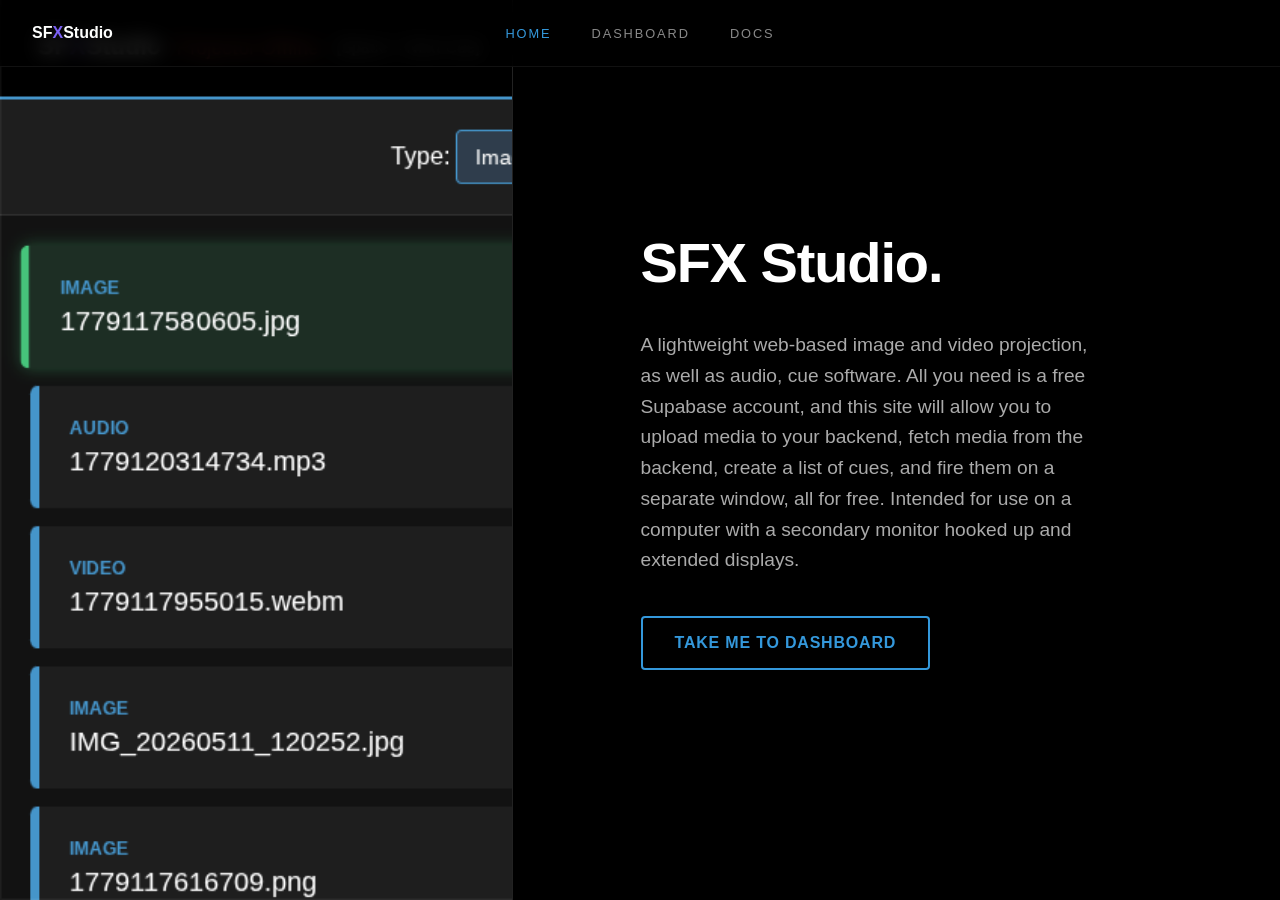
<file: index.html>
<!DOCTYPE html>
<html lang="en">
<head>
    <meta charset="UTF-8">
    <meta name="viewport" content="width=device-width, initial-scale=1.0">
    <link rel="icon" type="image/png" href="img/Favicon.png">
    <title>Home — SFXStudio</title>
    <style>
        /* Base Styles */
        body, html {
            margin: 0;
            padding: 0;
            background-color: #000000;
            color: #ffffff;
            font-family: -apple-system, BlinkMacSystemFont, "Segoe UI", Roboto, Helvetica, Arial, sans-serif;
            height: 100%;
            overflow-x: hidden;
        }

        /* Navigation Bar */
        nav {
            position: fixed;
            top: 0;
            width: 100%;
            padding: 1.5rem 2rem;
            display: flex;
            align-items: center;
            background: rgba(0, 0, 0, 0.8);
            backdrop-filter: blur(10px);
            z-index: 100;
            border-bottom: 1px solid #111;
            box-sizing: border-box;
        }

        /* Push the navigation links to the center while leaving brand on the left */
        nav .nav-links {
            display: flex;
            gap: 2.5rem;
            position: absolute;
            left: 50%;
            transform: translateX(-50%);
        }

        nav a {
            color: #888;
            text-decoration: none;
            font-size: 0.8rem;
            text-transform: uppercase;
            letter-spacing: 0.15em;
            transition: color 0.3s ease;
        }

        nav a:hover, nav a.active {
            color: #3498db;
        }

        /* Main Split Layout */
        main {
            display: flex;
            height: 100vh;
            align-items: center;
        }

        /* Left Half: Image */
        .hero-image {
            flex: 1;
            height: 100%;
            background-image: url('img/preview.png');
            background-size: cover;
            background-position: left center;
            border-right: 1px solid #222;
            filter: grayscale(20%);
        }
        
        .hero-content {
            flex: 1;
            padding: 0 10%;
            display: flex;
            flex-direction: column;
            justify-content: center;
        }

        .hero-content h1 {
            font-size: 3.5rem;
            margin: 0 0 1rem 0;
            font-weight: 800;
            letter-spacing: -0.02em;
        }

        .hero-content p {
            color: #aaa;
            font-size: 1.2rem;
            line-height: 1.6;
            margin-bottom: 2.5rem;
            max-width: 450px;
        }
        
        .cta-button {
            display: inline-block;
            width: max-content;
            padding: 1rem 2rem;
            background-color: transparent;
            color: #3498db;
            border: 2px solid #3498db;
            text-decoration: none;
            font-weight: 600;
            letter-spacing: 0.05em;
            transition: all 0.3s ease;
            border-radius: 4px;
        }

        .cta-button:hover {
            background-color: #3498db;
            color: #ffffff;
            box-shadow: 0 0 20px rgba(52, 152, 219, 0.4);
        }

        /* Mobile Responsiveness */
        @media (max-width: 900px) {
            main {
                flex-direction: column;
                height: auto;
                padding-top: 80px;
            }
            .hero-image {
                width: 100%;
                height: 45vh;
                border-right: none;
                border-bottom: 1px solid #222;
            }
            .hero-content {
                padding: 4rem 2rem;
                text-align: center;
                align-items: center;
            }
            .hero-content h1 { 
                font-size: 2.5rem; 
            }
        }
    </style>
</head>
<body>

    <nav>
        <div class="brand" style="display: flex; align-items: center; gap: 0;">
            <strong style="display: inline !important; color: #fefffe; margin: 0; padding: 0;">SF</strong>
            <strong style="display: inline !important; color: #7c61f6; margin: 0; padding: 0;">X</strong>
            <strong style="display: inline !important; color: #fefffe; margin: 0; padding: 0;">Studio</strong>
        </div>
        
        <div class="nav-links">
            <a href="/sfxstudio/" class="active">home</a>
            <a href="/sfxstudio/dashboard">dashboard</a>
            <a href="/sfxstudio/docs">docs</a>
        </div>
    </nav>

    <main>
        <div class="hero-image"></div>

        <div class="hero-content">
            <h1>SFX Studio.</h1>
            <p>A lightweight web-based image and video projection, as well as audio, cue software. All you need is a free Supabase account, and this site will allow you to upload media to your backend, fetch media from the backend, create a list of cues, and fire them on a separate window, all for free. Intended for use on a computer with a secondary monitor hooked up and extended displays.</p>
            <a href="/sfxstudio/dashboard" class="cta-button">TAKE ME TO DASHBOARD</a>
        </div>
    </main>

</body>
</html>
</file>
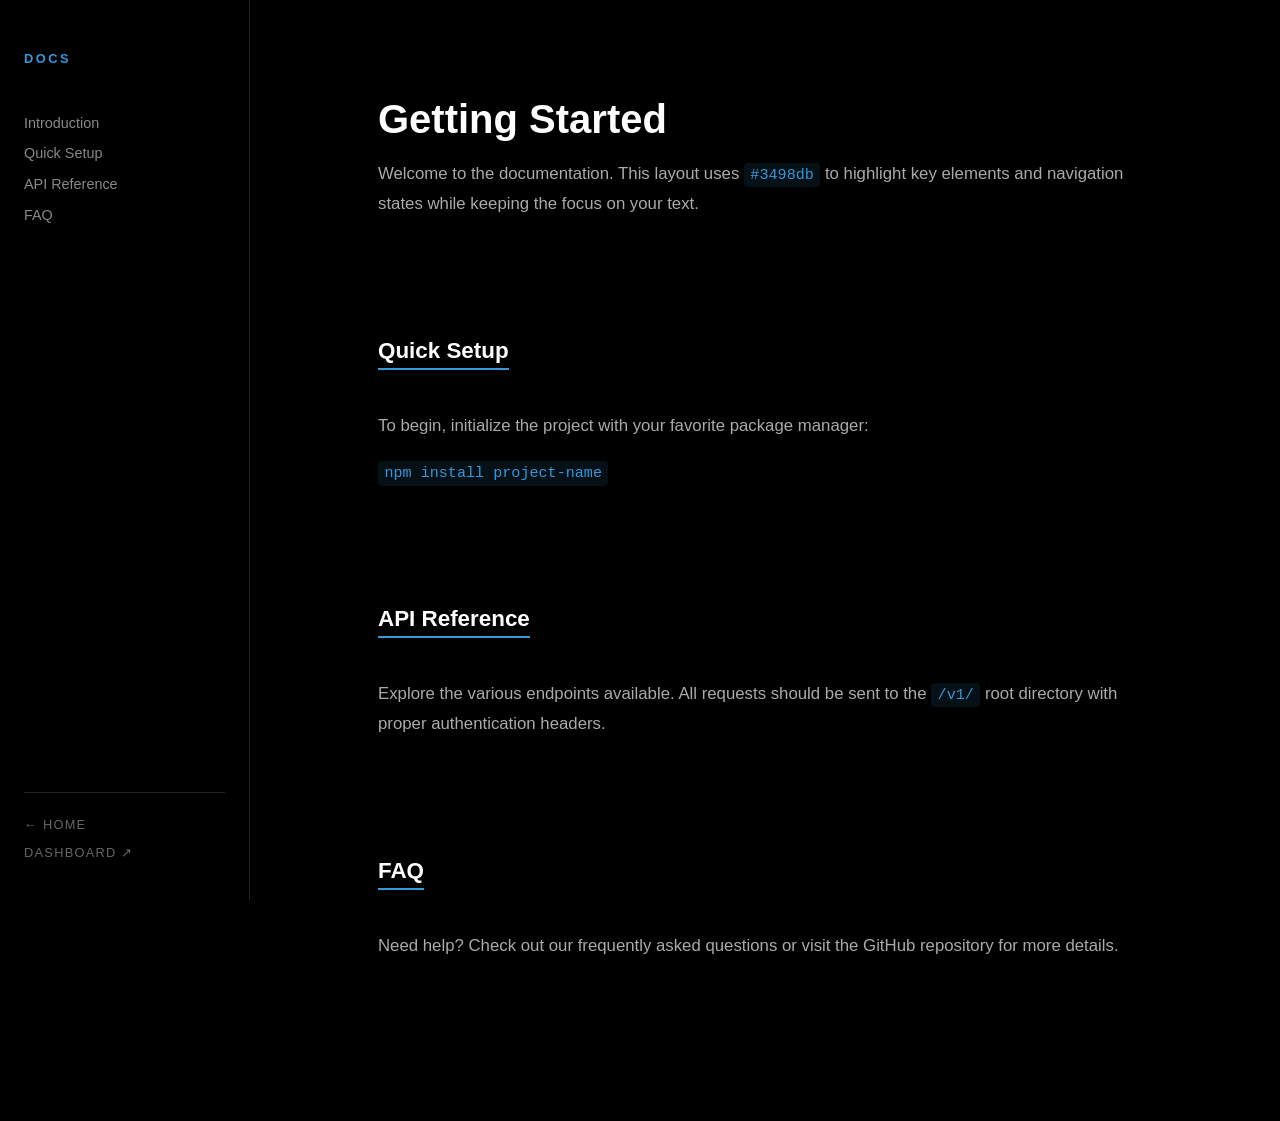
<file: docs.html>
<!DOCTYPE html>
<html lang="en">
<head>
    <meta charset="UTF-8">
    <meta name="viewport" content="width=device-width, initial-scale=1.0">
    <title>Docs — SFXStudio</title>
    <link rel="icon" type="image/png" href="img/Favicon.png">
    <style>
        html {
            scroll-behavior: smooth;
        }

        body {
            background-color: #000000;
            color: #ffffff;
            margin: 0;
            display: flex;
            font-family: -apple-system, BlinkMacSystemFont, "Segoe UI", Roboto, Helvetica, Arial, sans-serif;
        }

        /* Sidebar */
        .sidebar {
            width: 250px;
            height: 100vh;
            position: fixed;
            top: 0;
            left: 0;
            border-right: 1px solid #222;
            padding: 2.5rem 1.5rem;
            box-sizing: border-box;
        }

        .sidebar h2 {
            font-size: 0.8rem;
            letter-spacing: 0.2em;
            margin-bottom: 2rem;
            text-transform: uppercase;
            /* Blue Accent on Sidebar Title */
            color: #3498db; 
        }

        .sidebar ul {
            list-style: none;
            padding: 0;
        }

        .sidebar li {
            margin-bottom: 0.8rem;
        }

        .sidebar a {
            color: #888;
            text-decoration: none;
            font-size: 0.9rem;
            transition: all 0.2s ease;
        }

        /* Blue Accent on Hover */
        .sidebar a:hover {
            color: #3498db;
            padding-left: 5px;
        }

        /* Content Area */
        .content {
            margin-left: 250px;
            padding: 4rem 10%;
            max-width: 900px;
        }

        section {
            margin-bottom: 6rem;
            scroll-margin-top: 4rem;
        }

        h1 {
            font-size: 2.5rem;
            margin-bottom: 1rem;
            font-weight: 800;
        }

        h3 {
            font-size: 1.4rem;
            margin-bottom: 1.5rem;
            /* Subtle blue bottom border for sections */
            border-bottom: 2px solid #3498db;
            display: inline-block;
            padding-bottom: 4px;
        }

        p {
            color: #aaa;
            line-height: 1.8;
            font-size: 1.05rem;
        }

        /* Blue Accent for Code Blocks */
        code {
            background-color: rgba(52, 152, 219, 0.1);
            color: #3498db;
            padding: 0.2rem 0.4rem;
            border-radius: 4px;
            font-family: 'SFMono-Regular', Consolas, 'Liberation Mono', Menlo, monospace;
            font-size: 0.9em;
        }

        /* Mobile View */
        @media (max-width: 768px) {
            body { flex-direction: column; }
            .sidebar { 
                width: 100%; 
                height: auto; 
                position: relative; 
                border-right: none; 
                border-bottom: 1px solid #222;
            }
            .content { margin-left: 0; padding: 2rem; }
        }
    </style>
</head>
<body>

    <nav class="sidebar">
        <h2>Docs</h2>
        <ul>
            <li><a href="#intro">Introduction</a></li>
            <li><a href="#setup">Quick Setup</a></li>
            <li><a href="#api">API Reference</a></li>
            <li><a href="#faq">FAQ</a></li>
        </ul>
        <!-- Add this section inside your <nav class="sidebar"> tag, below the <ul> -->

        <div class="sidebar-footer">
            <a href="/">← home</a>
            <a href="/dashboard">dashboard ↗</a>
        </div>

        <!-- Update your <style> section with these rules -->

        <style>
            /* ... existing styles ... */

            .sidebar {
                display: flex;
                flex-direction: column; /* Allows the footer to be pushed to the bottom */
            }

            .sidebar ul {
                flex-grow: 1; /* Pushes the footer down */
            }

            .sidebar-footer {
                border-top: 1px solid #222;
                padding-top: 1.5rem;
                margin-top: 2rem;
                display: flex;
                flex-direction: column;
                gap: 0.8rem;
            }

            .sidebar-footer a {
                font-size: 0.8rem !important;
                text-transform: uppercase;
                letter-spacing: 0.1em;
                color: #666 !important;
                transition: color 0.2s ease;
            }

            .sidebar-footer a:hover {
                color: #3498db !important;
                padding-left: 0; /* Keeps global links stationary */
            }

            @media (max-width: 768px) {
                .sidebar-footer {
                    flex-direction: row;
                    justify-content: space-around;
                    padding-bottom: 1.5rem;
                }
            }
        </style>        
    </nav>

    <main class="content">
        <section id="intro">
            <h1>Getting Started</h1>
            <p>Welcome to the documentation. This layout uses <code>#3498db</code> to highlight key elements and navigation states while keeping the focus on your text.</p>
        </section>

        <section id="setup">
            <h3>Quick Setup</h3>
            <p>To begin, initialize the project with your favorite package manager:</p>
            <p><code>npm install project-name</code></p>
        </section>

        <section id="api">
            <h3>API Reference</h3>
            <p>Explore the various endpoints available. All requests should be sent to the <code>/v1/</code> root directory with proper authentication headers.</p>
        </section>

        <section id="faq">
            <h3>FAQ</h3>
            <p>Need help? Check out our frequently asked questions or visit the GitHub repository for more details.</p>
        </section>
    </main>

</body>
</html>
</file>
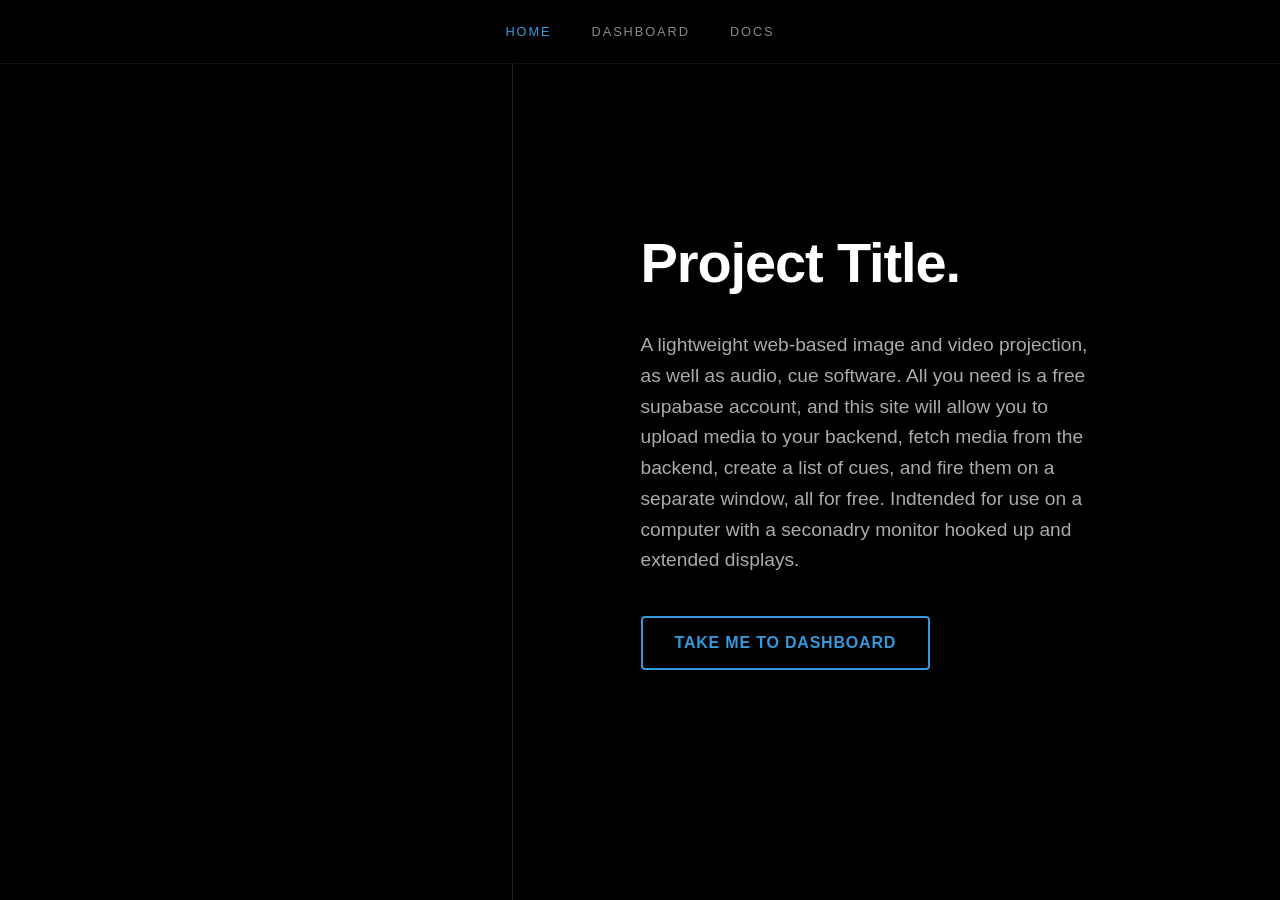
<file: home.html>
<!DOCTYPE html>
<html lang="en">
<head>
    <meta charset="UTF-8">
    <meta name="viewport" content="width=device-width, initial-scale=1.0">
    <title>Home — SFXStudio</title>
    <style>
        /* Base Styles */
        body, html {
            margin: 0;
            padding: 0;
            background-color: #000000;
            color: #ffffff;
            font-family: -apple-system, BlinkMacSystemFont, "Segoe UI", Roboto, Helvetica, Arial, sans-serif;
            height: 100%;
            overflow-x: hidden;
        }

        /* Navigation Bar */
        nav {
            position: fixed;
            top: 0;
            width: 100%;
            padding: 1.5rem 0;
            display: flex;
            justify-content: center;
            gap: 2.5rem;
            background: rgba(0, 0, 0, 0.8);
            backdrop-filter: blur(10px);
            z-index: 100;
            border-bottom: 1px solid #111;
        }

        nav a {
            color: #888;
            text-decoration: none;
            font-size: 0.8rem;
            text-transform: uppercase;
            letter-spacing: 0.15em;
            transition: color 0.3s ease;
        }

        nav a:hover, nav a.active {
            color: #3498db;
        }

        /* Main Split Layout */
        main {
            display: flex;
            height: 100vh;
            align-items: center;
        }

        /* Left Half: Image */
        .hero-image {
            flex: 1;
            height: 100%;
            background-image: url('your-image.jpg'); /* Replace with your image */
            background-size: cover;
            background-position: center;
            border-right: 1px solid #222;
            filter: grayscale(20%); /* Optional: keeps it moody/minimal */
        }

        /* Right Half: Content */
        .hero-content {
            flex: 1;
            padding: 0 10%;
            display: flex;
            flex-direction: column;
            justify-content: center;
        }

        .hero-content h1 {
            font-size: 3.5rem;
            margin: 0 0 1rem 0;
            font-weight: 800;
            letter-spacing: -0.02em;
        }

        .hero-content p {
            color: #aaa;
            font-size: 1.2rem;
            line-height: 1.6;
            margin-bottom: 2.5rem;
            max-width: 450px;
        }

        /* Blue Accent Button */
        .cta-button {
            display: inline-block;
            width: max-content;
            padding: 1rem 2rem;
            background-color: transparent;
            color: #3498db;
            border: 2px solid #3498db;
            text-decoration: none;
            font-weight: 600;
            letter-spacing: 0.05em;
            transition: all 0.3s ease;
            border-radius: 4px;
        }

        .cta-button:hover {
            background-color: #3498db;
            color: #ffffff;
            box-shadow: 0 0 20px rgba(52, 152, 219, 0.4);
        }

        /* Mobile Responsiveness */
        @media (max-width: 900px) {
            main {
                flex-direction: column;
                height: auto;
                padding-top: 80px;
            }
            .hero-image {
                width: 100%;
                height: 40vh;
                border-right: none;
                border-bottom: 1px solid #222;
            }
            .hero-content {
                padding: 4rem 2rem;
                text-align: center;
                align-items: center;
            }
            .hero-content h1 { font-size: 2.5rem; }
        }
    </style>
</head>
<body>

    <nav>
        <a href="vfxstudio/" class="active">home</a>
        <a href="vfxstudio/dashboard">dashboard</a>
        <a href="vfxstudio/docs">docs</a>
    </nav>

    <main>
        <!-- Replace the background-image in CSS or the src here -->
        <div class="hero-image" style="background-image: url('https://images.unsplash.com/photo-1614850523296-d8c1af93d400?q=80&w=2070&auto=format&fit=crop');"></div>

        <div class="hero-content">
            <h1>Project Title.</h1>
            <p>A lightweight web-based image and video projection, as well as audio, cue software. All you need is a free supabase account, and this site will allow you to upload media to your backend, fetch media from the backend, create a list of cues, and fire them on a separate window, all for free. Indtended for use on a computer with a seconadry monitor hooked up and extended displays.</p>
            <a href="vfxstudio/dashboard" class="cta-button">TAKE ME TO DASHBOARD</a>
        </div>
    </main>

</body>
</html>
</file>
